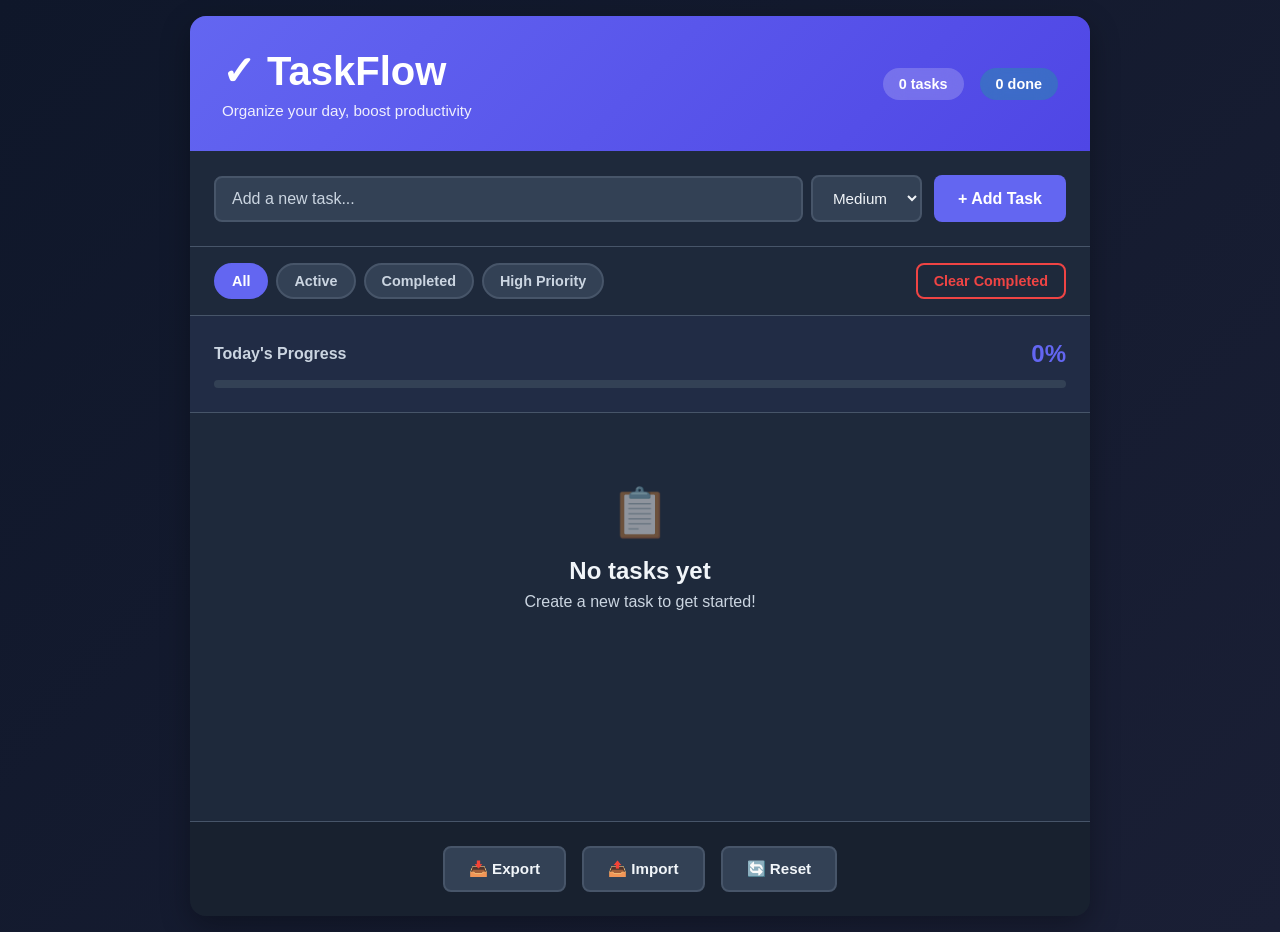
<file: todo.html>
<!doctype html>
<html lang="en">
  <head>
    <meta charset="UTF-8" />
    <meta name="viewport" content="width=device-width, initial-scale=1.0" />
    <meta name="theme-color" content="#1a1a2e" />
    <title>TaskFlow - Smart To-Do List</title>
    <link rel="stylesheet" href="todo-styles.css" />
  </head>
  <body>
    <main class="todo-container">
      <header class="todo-header">
        <div class="header-content">
          <h1>✓ TaskFlow</h1>
          <p>Organize your day, boost productivity</p>
        </div>
        <div class="header-stats">
          <span id="taskCount" class="stat-badge">0 tasks</span>
          <span id="completedCount" class="stat-badge completed">0 done</span>
        </div>
      </header>

      <section class="input-section">
        <form id="taskForm" class="task-form">
          <div class="input-wrapper">
            <input
              type="text"
              id="taskInput"
              placeholder="Add a new task..."
              autocomplete="off"
            />
            <select id="prioritySelect" class="priority-select">
              <option value="low">Low</option>
              <option value="medium" selected>Medium</option>
              <option value="high">High</option>
            </select>
          </div>
          <button type="submit" class="add-btn">+ Add Task</button>
        </form>
      </section>

      <section class="filter-section">
        <div class="filter-buttons">
          <button class="filter-btn active" data-filter="all">All</button>
          <button class="filter-btn" data-filter="active">Active</button>
          <button class="filter-btn" data-filter="completed">Completed</button>
          <button class="filter-btn" data-filter="high">High Priority</button>
        </div>
        <button id="clearCompletedBtn" class="clear-btn">Clear Completed</button>
      </section>

      <section class="stats-section">
        <div class="progress-container">
          <div class="progress-info">
            <span class="progress-label">Today's Progress</span>
            <span id="progressPercent" class="progress-percent">0%</span>
          </div>
          <progress id="progressBar" class="progress-bar" value="0" max="100"></progress>
        </div>
      </section>

      <section class="tasks-section">
        <div id="tasksList" class="tasks-list"></div>
        <div id="emptyState" class="empty-state">
          <div class="empty-icon">📋</div>
          <h3>No tasks yet</h3>
          <p>Create a new task to get started!</p>
        </div>
      </section>

      <footer class="todo-footer">
        <button id="exportBtn" class="footer-btn" title="Export tasks">📥 Export</button>
        <button id="importBtn" class="footer-btn" title="Import tasks">📤 Import</button>
        <button id="resetBtn" class="footer-btn" title="Reset all tasks">🔄 Reset</button>
      </footer>
    </main>

    <!-- Hidden import input -->
    <input type="file" id="fileInput" accept=".json" style="display: none" />

    <script src="todo-app.js"></script>
  </body>
</html>
</file>
<file: todo-styles.css>
:root {
  --primary: #6366f1;
  --primary-dark: #4f46e5;
  --success: #10b981;
  --danger: #ef4444;
  --warning: #f59e0b;
  --bg-primary: #0f172a;
  --bg-secondary: #1e293b;
  --bg-tertiary: #334155;
  --text-primary: #f1f5f9;
  --text-secondary: #cbd5e1;
  --border-color: #475569;
  --shadow: 0 10px 30px rgba(0, 0, 0, 0.3);
}

* {
  margin: 0;
  padding: 0;
  box-sizing: border-box;
}

body {
  font-family: -apple-system, BlinkMacSystemFont, "Segoe UI", Roboto, Oxygen,
    Ubuntu, Cantarell, sans-serif;
  background: linear-gradient(135deg, var(--bg-primary) 0%, #1a1f35 100%);
  color: var(--text-primary);
  min-height: 100vh;
  padding: 1rem;
}

.todo-container {
  max-width: 900px;
  margin: 0 auto;
  background: var(--bg-secondary);
  border-radius: 1rem;
  box-shadow: var(--shadow);
  overflow: hidden;
  display: flex;
  flex-direction: column;
  min-height: 100vh;
}

/* Header */
.todo-header {
  background: linear-gradient(135deg, var(--primary) 0%, var(--primary-dark) 100%);
  padding: 2rem;
  color: white;
  display: flex;
  justify-content: space-between;
  align-items: center;
  gap: 2rem;
}

.header-content h1 {
  font-size: 2.5rem;
  margin-bottom: 0.5rem;
  font-weight: 800;
}

.header-content p {
  font-size: 0.95rem;
  opacity: 0.9;
}

.header-stats {
  display: flex;
  gap: 1rem;
  align-items: center;
}

.stat-badge {
  background: rgba(255, 255, 255, 0.2);
  padding: 0.5rem 1rem;
  border-radius: 999px;
  font-size: 0.9rem;
  font-weight: 600;
  backdrop-filter: blur(10px);
}

.stat-badge.completed {
  background: rgba(16, 185, 129, 0.3);
}

/* Input Section */
.input-section {
  padding: 1.5rem;
  border-bottom: 1px solid var(--border-color);
}

.task-form {
  display: flex;
  gap: 0.75rem;
  flex-wrap: wrap;
}

.input-wrapper {
  flex: 1;
  min-width: 250px;
  display: flex;
  gap: 0.5rem;
  align-items: center;
}

#taskInput {
  flex: 1;
  padding: 0.75rem 1rem;
  background: var(--bg-tertiary);
  border: 2px solid var(--border-color);
  color: var(--text-primary);
  border-radius: 0.5rem;
  font-size: 1rem;
  transition: all 0.3s ease;
}

#taskInput:focus {
  outline: none;
  border-color: var(--primary);
  box-shadow: 0 0 0 3px rgba(99, 102, 241, 0.1);
}

#taskInput::placeholder {
  color: var(--text-secondary);
}

.priority-select {
  padding: 0.75rem 1rem;
  background: var(--bg-tertiary);
  border: 2px solid var(--border-color);
  color: var(--text-primary);
  border-radius: 0.5rem;
  font-size: 0.95rem;
  cursor: pointer;
  transition: all 0.3s ease;
}

.priority-select:focus {
  outline: none;
  border-color: var(--primary);
}

.add-btn {
  padding: 0.75rem 1.5rem;
  background: var(--primary);
  color: white;
  border: none;
  border-radius: 0.5rem;
  font-weight: 600;
  cursor: pointer;
  transition: all 0.3s ease;
  font-size: 1rem;
}

.add-btn:hover {
  background: var(--primary-dark);
  transform: translateY(-2px);
  box-shadow: 0 5px 15px rgba(99, 102, 241, 0.3);
}

.add-btn:active {
  transform: translateY(0);
}

/* Filter Section */
.filter-section {
  padding: 1rem 1.5rem;
  border-bottom: 1px solid var(--border-color);
  display: flex;
  justify-content: space-between;
  align-items: center;
  flex-wrap: wrap;
  gap: 1rem;
}

.filter-buttons {
  display: flex;
  gap: 0.5rem;
  flex-wrap: wrap;
}

.filter-btn {
  padding: 0.5rem 1rem;
  background: var(--bg-tertiary);
  border: 2px solid var(--border-color);
  color: var(--text-secondary);
  border-radius: 999px;
  cursor: pointer;
  font-size: 0.9rem;
  font-weight: 600;
  transition: all 0.3s ease;
}

.filter-btn:hover {
  border-color: var(--primary);
  color: var(--primary);
}

.filter-btn.active {
  background: var(--primary);
  border-color: var(--primary);
  color: white;
}

.clear-btn {
  padding: 0.5rem 1rem;
  background: transparent;
  border: 2px solid var(--danger);
  color: var(--danger);
  border-radius: 0.5rem;
  cursor: pointer;
  font-weight: 600;
  transition: all 0.3s ease;
  font-size: 0.9rem;
}

.clear-btn:hover {
  background: rgba(239, 68, 68, 0.1);
}

/* Stats Section */
.stats-section {
  padding: 1.5rem;
  background: rgba(99, 102, 241, 0.05);
  border-bottom: 1px solid var(--border-color);
}

.progress-container {
  display: flex;
  flex-direction: column;
  gap: 0.75rem;
}

.progress-info {
  display: flex;
  justify-content: space-between;
  align-items: center;
}

.progress-label {
  font-weight: 600;
  color: var(--text-secondary);
}

.progress-percent {
  font-size: 1.5rem;
  font-weight: 800;
  color: var(--primary);
}

.progress-bar {
  width: 100%;
  height: 0.5rem;
  border-radius: 999px;
  border: none;
  background: var(--bg-tertiary);
  overflow: hidden;
}

.progress-bar::-webkit-progress-bar {
  background: var(--bg-tertiary);
}

.progress-bar::-webkit-progress-value {
  background: linear-gradient(90deg, var(--primary), var(--success));
}

/* Tasks Section */
.tasks-section {
  flex: 1;
  padding: 1.5rem;
  overflow-y: auto;
}

.tasks-list {
  display: grid;
  gap: 1rem;
}

.task-item {
  display: flex;
  align-items: flex-start;
  gap: 1rem;
  padding: 1rem;
  background: var(--bg-tertiary);
  border-left: 4px solid var(--primary);
  border-radius: 0.5rem;
  transition: all 0.3s ease;
  animation: slideIn 0.3s ease;
}

@keyframes slideIn {
  from {
    opacity: 0;
    transform: translateY(-10px);
  }
  to {
    opacity: 1;
    transform: translateY(0);
  }
}

.task-item.high-priority {
  border-left-color: var(--danger);
  background: rgba(239, 68, 68, 0.1);
}

.task-item.medium-priority {
  border-left-color: var(--warning);
}

.task-item.low-priority {
  border-left-color: var(--success);
}

.task-item.completed {
  opacity: 0.6;
}

.task-item.completed .task-text {
  text-decoration: line-through;
  color: var(--text-secondary);
}

.task-checkbox {
  width: 1.5rem;
  height: 1.5rem;
  margin-top: 0.25rem;
  cursor: pointer;
  accent-color: var(--primary);
  flex-shrink: 0;
}

.task-content {
  flex: 1;
  display: flex;
  flex-direction: column;
  gap: 0.5rem;
}

.task-header {
  display: flex;
  align-items: center;
  gap: 0.75rem;
  flex-wrap: wrap;
}

.task-text {
  font-size: 1rem;
  color: var(--text-primary);
  word-break: break-word;
}

.task-priority {
  font-size: 0.75rem;
  font-weight: 700;
  padding: 0.25rem 0.75rem;
  border-radius: 999px;
  text-transform: uppercase;
}

.priority-high {
  background: rgba(239, 68, 68, 0.2);
  color: var(--danger);
}

.priority-medium {
  background: rgba(245, 158, 11, 0.2);
  color: var(--warning);
}

.priority-low {
  background: rgba(16, 185, 129, 0.2);
  color: var(--success);
}

.task-meta {
  display: flex;
  gap: 1rem;
  font-size: 0.85rem;
  color: var(--text-secondary);
}

.task-actions {
  display: flex;
  gap: 0.5rem;
  flex-shrink: 0;
}

.action-btn {
  width: 2rem;
  height: 2rem;
  border: none;
  border-radius: 0.4rem;
  background: var(--bg-secondary);
  color: var(--text-secondary);
  cursor: pointer;
  font-size: 1rem;
  transition: all 0.3s ease;
  display: flex;
  align-items: center;
  justify-content: center;
}

.action-btn:hover {
  background: var(--primary);
  color: white;
  transform: scale(1.1);
}

.delete-btn:hover {
  background: var(--danger);
}

.edit-btn:hover {
  background: var(--primary);
}

/* Empty State */
.empty-state {
  display: flex;
  flex-direction: column;
  align-items: center;
  justify-content: center;
  padding: 3rem 1rem;
  color: var(--text-secondary);
  text-align: center;
}

.empty-icon {
  font-size: 3rem;
  margin-bottom: 1rem;
  opacity: 0.5;
}

.empty-state h3 {
  font-size: 1.5rem;
  margin-bottom: 0.5rem;
  color: var(--text-primary);
}

/* Footer */
.todo-footer {
  display: flex;
  gap: 1rem;
  padding: 1.5rem;
  border-top: 1px solid var(--border-color);
  background: rgba(0, 0, 0, 0.2);
  justify-content: center;
  flex-wrap: wrap;
}

.footer-btn {
  padding: 0.75rem 1.5rem;
  background: var(--bg-tertiary);
  border: 2px solid var(--border-color);
  color: var(--text-primary);
  border-radius: 0.5rem;
  cursor: pointer;
  font-weight: 600;
  transition: all 0.3s ease;
  font-size: 0.95rem;
}

.footer-btn:hover {
  background: var(--primary);
  border-color: var(--primary);
  color: white;
  transform: translateY(-2px);
}

/* Responsive */
@media (max-width: 768px) {
  .todo-header {
    flex-direction: column;
    text-align: center;
    gap: 1rem;
  }

  .header-content h1 {
    font-size: 2rem;
  }

  .input-wrapper {
    min-width: 100%;
  }

  .task-form {
    flex-direction: column;
  }

  .filter-section {
    flex-direction: column;
    align-items: stretch;
  }

  .filter-buttons {
    width: 100%;
    justify-content: space-between;
  }

  .clear-btn {
    width: 100%;
  }

  .task-item {
    flex-direction: column;
  }

  .task-checkbox {
    width: 1.25rem;
    height: 1.25rem;
  }

  .todo-footer {
    flex-direction: column;
    gap: 0.75rem;
  }

  .footer-btn {
    width: 100%;
  }
}

/* Scrollbar */
.tasks-section::-webkit-scrollbar {
  width: 8px;
}

.tasks-section::-webkit-scrollbar-track {
  background: var(--bg-secondary);
}

.tasks-section::-webkit-scrollbar-thumb {
  background: var(--border-color);
  border-radius: 4px;
}

.tasks-section::-webkit-scrollbar-thumb:hover {
  background: var(--primary);
}
</file>
